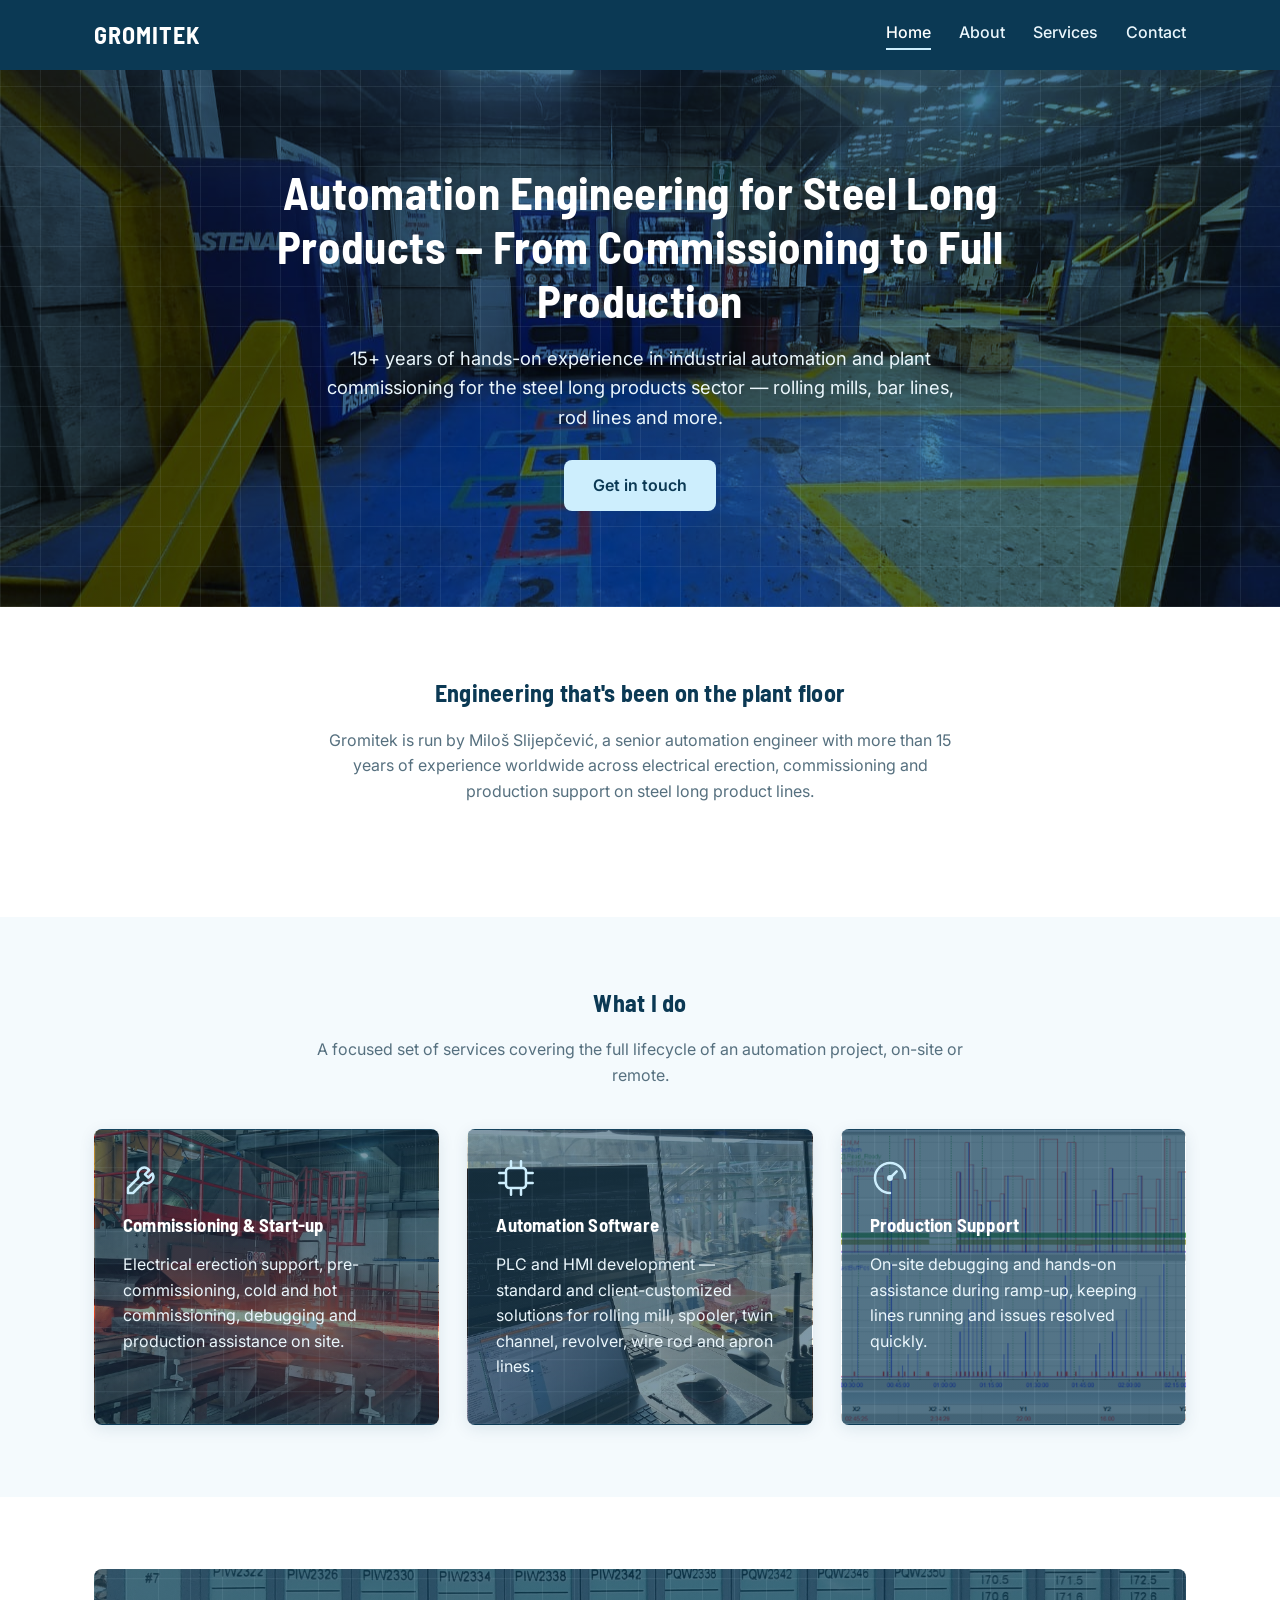
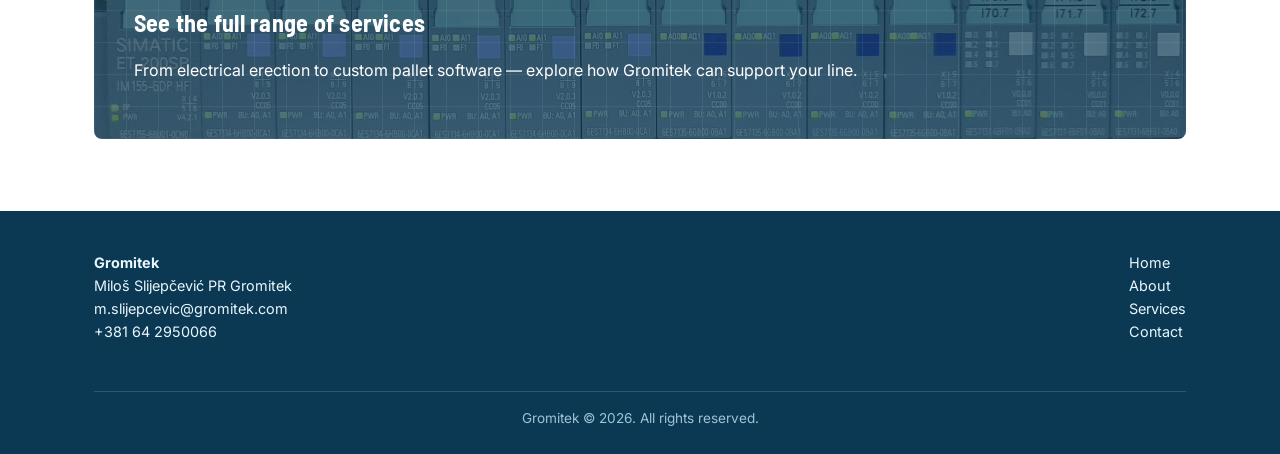
<file: index.html>
<!DOCTYPE html>
<html lang="en">
<head>
  <meta charset="UTF-8" />
  <meta name="viewport" content="width=device-width, initial-scale=1.0" />
  <title>Gromitek — Industrial Automation for Steel Long Products</title>
  <meta name="description" content="Gromitek: automation engineering, commissioning and start-up services for steel long product lines — rolling mills, bar lines, rod lines and more." />
  <link rel="canonical" href="https://gromitek.com/" />
  <link rel="icon" type="image/svg+xml" href="images/favicon.svg" />

  <meta property="og:type" content="website" />
  <meta property="og:site_name" content="Gromitek" />
  <meta property="og:title" content="Gromitek — Industrial Automation for Steel Long Products" />
  <meta property="og:description" content="Automation engineering, commissioning and start-up services for steel long product lines — rolling mills, bar lines, rod lines and more." />
  <meta property="og:url" content="https://gromitek.com/" />
  <meta name="twitter:card" content="summary" />
  <meta name="twitter:title" content="Gromitek — Industrial Automation for Steel Long Products" />
  <meta name="twitter:description" content="Automation engineering, commissioning and start-up services for steel long product lines." />

  <link rel="preconnect" href="https://fonts.googleapis.com" />
  <link rel="preconnect" href="https://fonts.gstatic.com" crossorigin />
  <link href="https://fonts.googleapis.com/css2?family=Barlow+Semi+Condensed:wght@600;700&family=Inter:wght@400;500;600&display=swap" rel="stylesheet" />
  <link rel="stylesheet" href="css/style.css" />
  <script type="application/ld+json">
  {
    "@context": "https://schema.org",
    "@type": "ProfessionalService",
    "name": "Gromitek",
    "legalName": "Miloš Slijepčević PR Gromitek",
    "url": "https://gromitek.com",
    "email": "m.slijepcevic@gromitek.com",
    "telephone": "+381642950066",
    "description": "Industrial automation engineering, commissioning and start-up services for the steel long products sector.",
    "areaServed": "Worldwide",
    "founder": {
      "@type": "Person",
      "name": "Miloš Slijepčević",
      "jobTitle": "Senior Automation Engineer"
    }
  }
  </script>
</head>
<body>

  <header class="site-header">
    <nav class="nav">
      <a class="nav__brand" href="index.html">GROMITEK</a>
      <button class="nav__toggle" aria-label="Toggle navigation" aria-expanded="false">&#9776;</button>
      <ul class="nav__links">
        <li><a href="index.html" aria-current="page">Home</a></li>
        <li><a href="about.html">About</a></li>
        <li><a href="services.html">Services</a></li>
        <li><a href="contact.html">Contact</a></li>
      </ul>
    </nav>
  </header>

  <section class="hero">
    <div class="container">
      <h1>Automation Engineering for Steel Long Products — From Commissioning to Full Production</h1>
      <p>15+ years of hands-on experience in industrial automation and plant commissioning for the steel long products sector — rolling mills, bar lines, rod lines and more.</p>
      <a class="btn" href="contact.html">Get in touch</a>
    </div>
  </section>

  <section class="section">
    <div class="container">
      <div class="section-title reveal">
        <h2>Engineering that's been on the plant floor</h2>
        <p>Gromitek is run by Miloš Slijepčević, a senior automation engineer with more than 15 years of experience worldwide across electrical erection, commissioning and production support on steel long product lines.</p>
      </div>
    </div>
  </section>

  <section class="section section--alt">
    <div class="container">
      <div class="section-title reveal">
        <h2>What I do</h2>
        <p>A focused set of services covering the full lifecycle of an automation project, on-site or remote.</p>
      </div>
      <div class="grid reveal">
        <div class="card card--photo card--welder">
          <div class="card-icon" aria-hidden="true">
            <svg viewBox="0 0 24 24" fill="none" stroke="currentColor" stroke-width="1.5" stroke-linecap="round" stroke-linejoin="round"><path d="M14.7 6.3a4 4 0 0 0-5.4 5.4L3 18v3h3l6.3-6.3a4 4 0 0 0 5.4-5.4l-2.5 2.5-2-2 2.5-2.5z"/></svg>
          </div>
          <h3>Commissioning &amp; Start-up</h3>
          <p>Electrical erection support, pre-commissioning, cold and hot commissioning, debugging and production assistance on site.</p>
        </div>
        <div class="card card--photo card--pulpit">
          <div class="card-icon" aria-hidden="true">
            <svg viewBox="0 0 24 24" fill="none" stroke="currentColor" stroke-width="1.5" stroke-linecap="round" stroke-linejoin="round"><rect x="6" y="6" width="12" height="12" rx="2"/><path d="M9 2v3M15 2v3M9 19v3M15 19v3M2 9h3M2 15h3M19 9h3M19 15h3"/></svg>
          </div>
          <h3>Automation Software</h3>
          <p>PLC and HMI development — standard and client-customized solutions for rolling mill, spooler, twin channel, revolver, wire rod and apron lines.</p>
        </div>
        <div class="card card--photo card--iba">
          <div class="card-icon" aria-hidden="true">
            <svg viewBox="0 0 24 24" fill="none" stroke="currentColor" stroke-width="1.5" stroke-linecap="round" stroke-linejoin="round"><path d="M12 21a9 9 0 1 1 9-9"/><path d="M12 12l4-4"/><circle cx="12" cy="12" r="1"/></svg>
          </div>
          <h3>Production Support</h3>
          <p>On-site debugging and hands-on assistance during ramp-up, keeping lines running and issues resolved quickly.</p>
        </div>
      </div>
    </div>
  </section>

  <section class="section">
    <div class="container">
      <a class="feature feature--cabinet reveal" href="services.html" style="display:block; text-decoration:none;">
        <h2>See the full range of services</h2>
        <p>From electrical erection to custom pallet software — explore how Gromitek can support your line.</p>
      </a>
    </div>
  </section>

  <footer class="site-footer">
    <div class="container">
      <div>
        <strong>Gromitek</strong><br />
        Miloš Slijepčević PR Gromitek<br />
        <a href="mailto:m.slijepcevic@gromitek.com">m.slijepcevic@gromitek.com</a><br />
        <a href="tel:+381642950066">+381 64 2950066</a>
      </div>
      <div>
        <a href="index.html">Home</a><br />
        <a href="about.html">About</a><br />
        <a href="services.html">Services</a><br />
        <a href="contact.html">Contact</a>
      </div>
      <div class="legal">
        Gromitek © <span data-year>2026</span>. All rights reserved.
      </div>
    </div>
  </footer>

  <script src="js/main.js" defer></script>
  <!-- Cloudflare Web Analytics -->
  <script type='module' src='https://static.cloudflareinsights.com/beacon.min.js' data-cf-beacon='{"token": "07573e4908fc4e39842f2b16efb94aca"}'></script>
  <!-- End Cloudflare Web Analytics -->
</body>
</html>
</file>
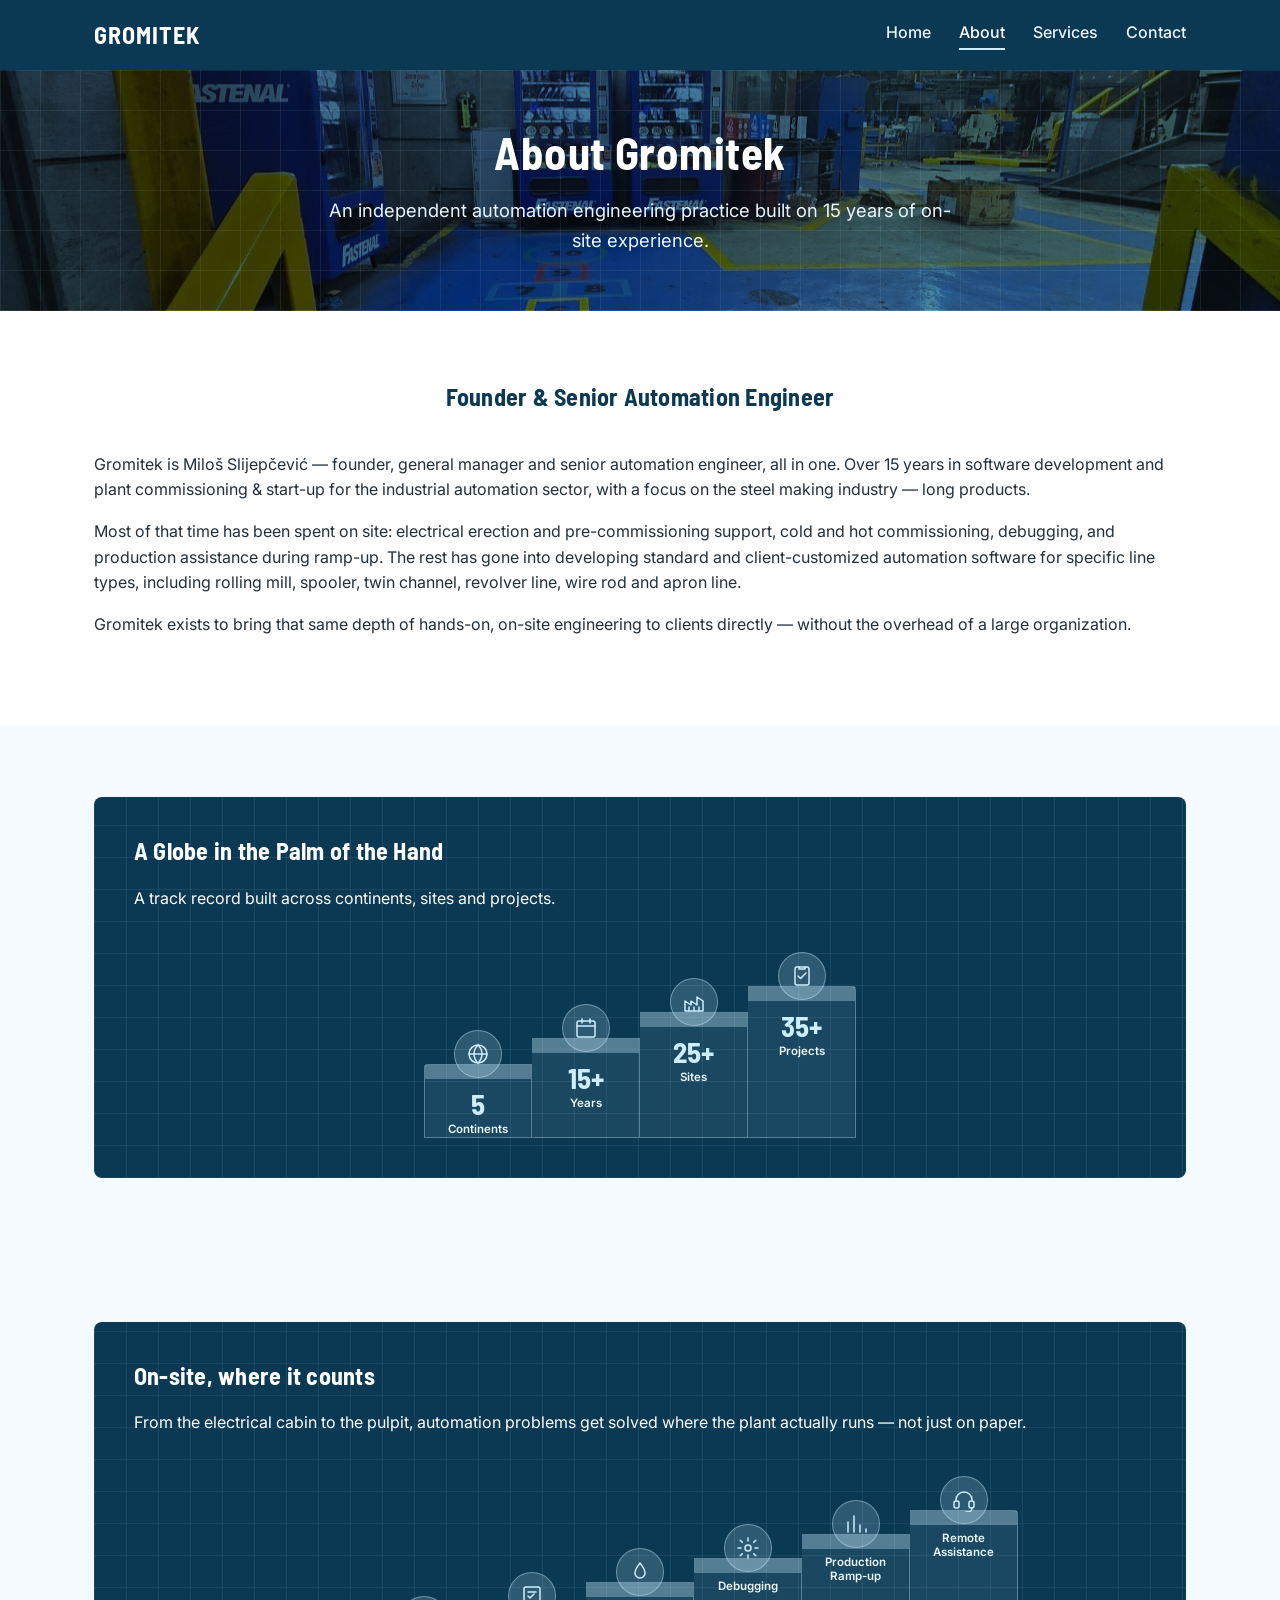
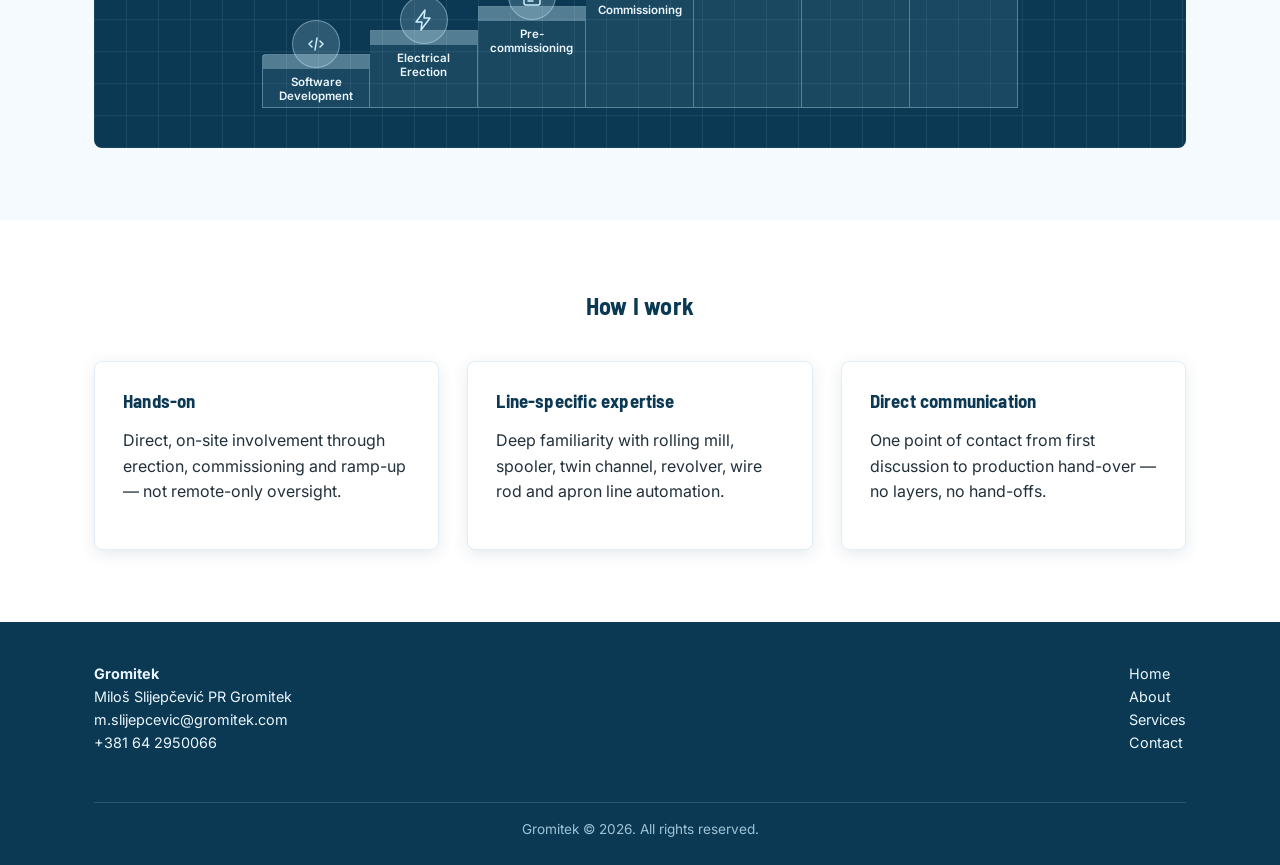
<file: about.html>
<!DOCTYPE html>
<html lang="en">
<head>
  <meta charset="UTF-8" />
  <meta name="viewport" content="width=device-width, initial-scale=1.0" />
  <title>About — Gromitek</title>
  <meta name="description" content="About Gromitek and founder Miloš Slijepčević — 15 years of automation engineering and commissioning experience in the steel long products sector." />
  <link rel="canonical" href="https://gromitek.com/about.html" />
  <link rel="icon" type="image/svg+xml" href="images/favicon.svg" />

  <meta property="og:type" content="website" />
  <meta property="og:site_name" content="Gromitek" />
  <meta property="og:title" content="About — Gromitek" />
  <meta property="og:description" content="About Gromitek and founder Miloš Slijepčević — 15 years of automation engineering and commissioning experience in the steel long products sector." />
  <meta property="og:url" content="https://gromitek.com/about.html" />
  <meta name="twitter:card" content="summary" />
  <meta name="twitter:title" content="About — Gromitek" />
  <meta name="twitter:description" content="15 years of automation engineering and commissioning experience in the steel long products sector." />

  <link rel="preconnect" href="https://fonts.googleapis.com" />
  <link rel="preconnect" href="https://fonts.gstatic.com" crossorigin />
  <link href="https://fonts.googleapis.com/css2?family=Barlow+Semi+Condensed:wght@600;700&family=Inter:wght@400;500;600&display=swap" rel="stylesheet" />
  <link rel="stylesheet" href="css/style.css" />
  <script type="application/ld+json">
  {
    "@context": "https://schema.org",
    "@type": "ProfessionalService",
    "name": "Gromitek",
    "legalName": "Miloš Slijepčević PR Gromitek",
    "url": "https://gromitek.com",
    "email": "m.slijepcevic@gromitek.com",
    "telephone": "+381642950066",
    "description": "Industrial automation engineering, commissioning and start-up services for the steel long products sector.",
    "areaServed": "Worldwide",
    "founder": {
      "@type": "Person",
      "name": "Miloš Slijepčević",
      "jobTitle": "Senior Automation Engineer"
    }
  }
  </script>
</head>
<body>

  <header class="site-header">
    <nav class="nav">
      <a class="nav__brand" href="index.html">GROMITEK</a>
      <button class="nav__toggle" aria-label="Toggle navigation" aria-expanded="false">&#9776;</button>
      <ul class="nav__links">
        <li><a href="index.html">Home</a></li>
        <li><a href="about.html" aria-current="page">About</a></li>
        <li><a href="services.html">Services</a></li>
        <li><a href="contact.html">Contact</a></li>
      </ul>
    </nav>
  </header>

  <section class="hero hero--page">
    <div class="container">
      <h1>About Gromitek</h1>
      <p>An independent automation engineering practice built on 15 years of on-site experience.</p>
    </div>
  </section>

  <section class="section">
    <div class="container">
      <div class="section-title reveal">
        <h2>Founder &amp; Senior Automation Engineer</h2>
      </div>
      <p class="reveal">Gromitek is Miloš Slijepčević — founder, general manager and senior automation engineer, all in one. Over 15 years in software development and plant commissioning &amp; start-up for the industrial automation sector, with a focus on the steel making industry — long products.</p>
      <p class="reveal">Most of that time has been spent on site: electrical erection and pre-commissioning support, cold and hot commissioning, debugging, and production assistance during ramp-up. The rest has gone into developing standard and client-customized automation software for specific line types, including rolling mill, spooler, twin channel, revolver line, wire rod and apron line.</p>
      <p class="reveal">Gromitek exists to bring that same depth of hands-on, on-site engineering to clients directly — without the overhead of a large organization.</p>
    </div>
  </section>

  <section class="section section--alt">
    <div class="container">
      <div class="feature reveal">
        <h2>A Globe in the Palm of the Hand</h2>
        <p>A track record built across continents, sites and projects.</p>
        <div class="stage-strip stage-strip--stats">
          <div class="stage">
            <div class="stage-icon" aria-hidden="true">
              <svg viewBox="0 0 24 24" fill="none" stroke="currentColor" stroke-width="1.5" stroke-linecap="round" stroke-linejoin="round"><circle cx="12" cy="12" r="9" /><path d="M3 12h18M12 3c2.5 2.5 4 5.5 4 9s-1.5 6.5-4 9c-2.5-2.5-4-5.5-4-9s1.5-6.5 4-9z" /></svg>
            </div>
            <div class="stage-step"><span class="stage-number">5</span><span>Continents</span></div>
          </div>
          <div class="stage">
            <div class="stage-icon" aria-hidden="true">
              <svg viewBox="0 0 24 24" fill="none" stroke="currentColor" stroke-width="1.5" stroke-linecap="round" stroke-linejoin="round"><rect x="3" y="5" width="18" height="16" rx="2" /><path d="M3 10h18M8 3v4M16 3v4" /></svg>
            </div>
            <div class="stage-step"><span class="stage-number">15+</span><span>Years</span></div>
          </div>
          <div class="stage">
            <div class="stage-icon" aria-hidden="true">
              <svg viewBox="0 0 24 24" fill="none" stroke="currentColor" stroke-width="1.5" stroke-linecap="round" stroke-linejoin="round"><path d="M3 21V11l6 4v-4l6 4V7l6 4v10H3z" /><path d="M7 21v-4M12 21v-4M17 21v-4" /></svg>
            </div>
            <div class="stage-step"><span class="stage-number">25+</span><span>Sites</span></div>
          </div>
          <div class="stage">
            <div class="stage-icon" aria-hidden="true">
              <svg viewBox="0 0 24 24" fill="none" stroke="currentColor" stroke-width="1.5" stroke-linecap="round" stroke-linejoin="round"><rect x="5" y="3" width="14" height="18" rx="2" /><path d="M9 3v2h6V3M8 12l2.5 2.5L16 9" /></svg>
            </div>
            <div class="stage-step"><span class="stage-number">35+</span><span>Projects</span></div>
          </div>
        </div>
      </div>
    </div>
  </section>

  <section class="section section--alt">
    <div class="container">
      <div class="feature feature--cabin reveal">
        <h2>On-site, where it counts</h2>
        <p>From the electrical cabin to the pulpit, automation problems get solved where the plant actually runs — not just on paper.</p>
        <div class="stage-strip">
          <div class="stage">
            <div class="stage-icon" aria-hidden="true">
              <svg viewBox="0 0 24 24" fill="none" stroke="currentColor" stroke-width="1.5" stroke-linecap="round" stroke-linejoin="round"><path d="m8 9-3 3 3 3M16 9l3 3-3 3M13 6l-2 12"/></svg>
            </div>
            <div class="stage-step"><span>Software Development</span></div>
          </div>
          <div class="stage">
            <div class="stage-icon" aria-hidden="true">
              <svg viewBox="0 0 24 24" fill="none" stroke="currentColor" stroke-width="1.5" stroke-linecap="round" stroke-linejoin="round"><path d="M13 2 4 14h6l-1 8 9-12h-6l1-8z"/></svg>
            </div>
            <div class="stage-step"><span>Electrical Erection</span></div>
          </div>
          <div class="stage">
            <div class="stage-icon" aria-hidden="true">
              <svg viewBox="0 0 24 24" fill="none" stroke="currentColor" stroke-width="1.5" stroke-linecap="round" stroke-linejoin="round"><rect x="4" y="3" width="16" height="18" rx="2"/><path d="M8 8h8M8 12l2 2 4-4M8 17h5"/></svg>
            </div>
            <div class="stage-step"><span>Pre-commissioning</span></div>
          </div>
          <div class="stage">
            <div class="stage-icon" aria-hidden="true">
              <svg viewBox="0 0 24 24" fill="none" stroke="currentColor" stroke-width="1.5" stroke-linecap="round" stroke-linejoin="round"><path d="M12 3c-2 3-5 6-5 10a5 5 0 0 0 10 0c0-4-3-7-5-10z"/></svg>
            </div>
            <div class="stage-step"><span>Commissioning</span></div>
          </div>
          <div class="stage">
            <div class="stage-icon" aria-hidden="true">
              <svg viewBox="0 0 24 24" fill="none" stroke="currentColor" stroke-width="1.5" stroke-linecap="round" stroke-linejoin="round"><circle cx="12" cy="12" r="3"/><path d="M12 2v3M12 19v3M4.2 4.2l2.1 2.1M17.7 17.7l2.1 2.1M2 12h3M19 12h3M4.2 19.8l2.1-2.1M17.7 6.3l2.1-2.1"/></svg>
            </div>
            <div class="stage-step"><span>Debugging</span></div>
          </div>
          <div class="stage">
            <div class="stage-icon" aria-hidden="true">
              <svg viewBox="0 0 24 24" fill="none" stroke="currentColor" stroke-width="1.5" stroke-linecap="round" stroke-linejoin="round"><path d="M4 20V10M10 20V4M16 20v-7M22 20v-3"/></svg>
            </div>
            <div class="stage-step"><span>Production Ramp-up</span></div>
          </div>
          <div class="stage">
            <div class="stage-icon" aria-hidden="true">
              <svg viewBox="0 0 24 24" fill="none" stroke="currentColor" stroke-width="1.5" stroke-linecap="round" stroke-linejoin="round"><path d="M4 13v-1a8 8 0 0 1 16 0v1"/><rect x="2" y="13" width="5" height="7" rx="2"/><rect x="17" y="13" width="5" height="7" rx="2"/><path d="M20 20a4 4 0 0 1-4 4h-2"/></svg>
            </div>
            <div class="stage-step"><span>Remote Assistance</span></div>
          </div>
        </div>
      </div>
    </div>
  </section>

  <section class="section">
    <div class="container">
      <div class="section-title reveal">
        <h2>How I work</h2>
      </div>
      <div class="grid reveal">
        <div class="card">
          <h3>Hands-on</h3>
          <p>Direct, on-site involvement through erection, commissioning and ramp-up — not remote-only oversight.</p>
        </div>
        <div class="card">
          <h3>Line-specific expertise</h3>
          <p>Deep familiarity with rolling mill, spooler, twin channel, revolver, wire rod and apron line automation.</p>
        </div>
        <div class="card">
          <h3>Direct communication</h3>
          <p>One point of contact from first discussion to production hand-over — no layers, no hand-offs.</p>
        </div>
      </div>
    </div>
  </section>

  <footer class="site-footer">
    <div class="container">
      <div>
        <strong>Gromitek</strong><br />
        Miloš Slijepčević PR Gromitek<br />
        <a href="mailto:m.slijepcevic@gromitek.com">m.slijepcevic@gromitek.com</a><br />
        <a href="tel:+381642950066">+381 64 2950066</a>
      </div>
      <div>
        <a href="index.html">Home</a><br />
        <a href="about.html">About</a><br />
        <a href="services.html">Services</a><br />
        <a href="contact.html">Contact</a>
      </div>
      <div class="legal">
        Gromitek © <span data-year>2026</span>. All rights reserved.
      </div>
    </div>
  </footer>

  <script src="js/main.js" defer></script>
  <!-- Cloudflare Web Analytics -->
  <script type='module' src='https://static.cloudflareinsights.com/beacon.min.js' data-cf-beacon='{"token": "07573e4908fc4e39842f2b16efb94aca"}'></script>
  <!-- End Cloudflare Web Analytics -->
</body>
</html>
</file>
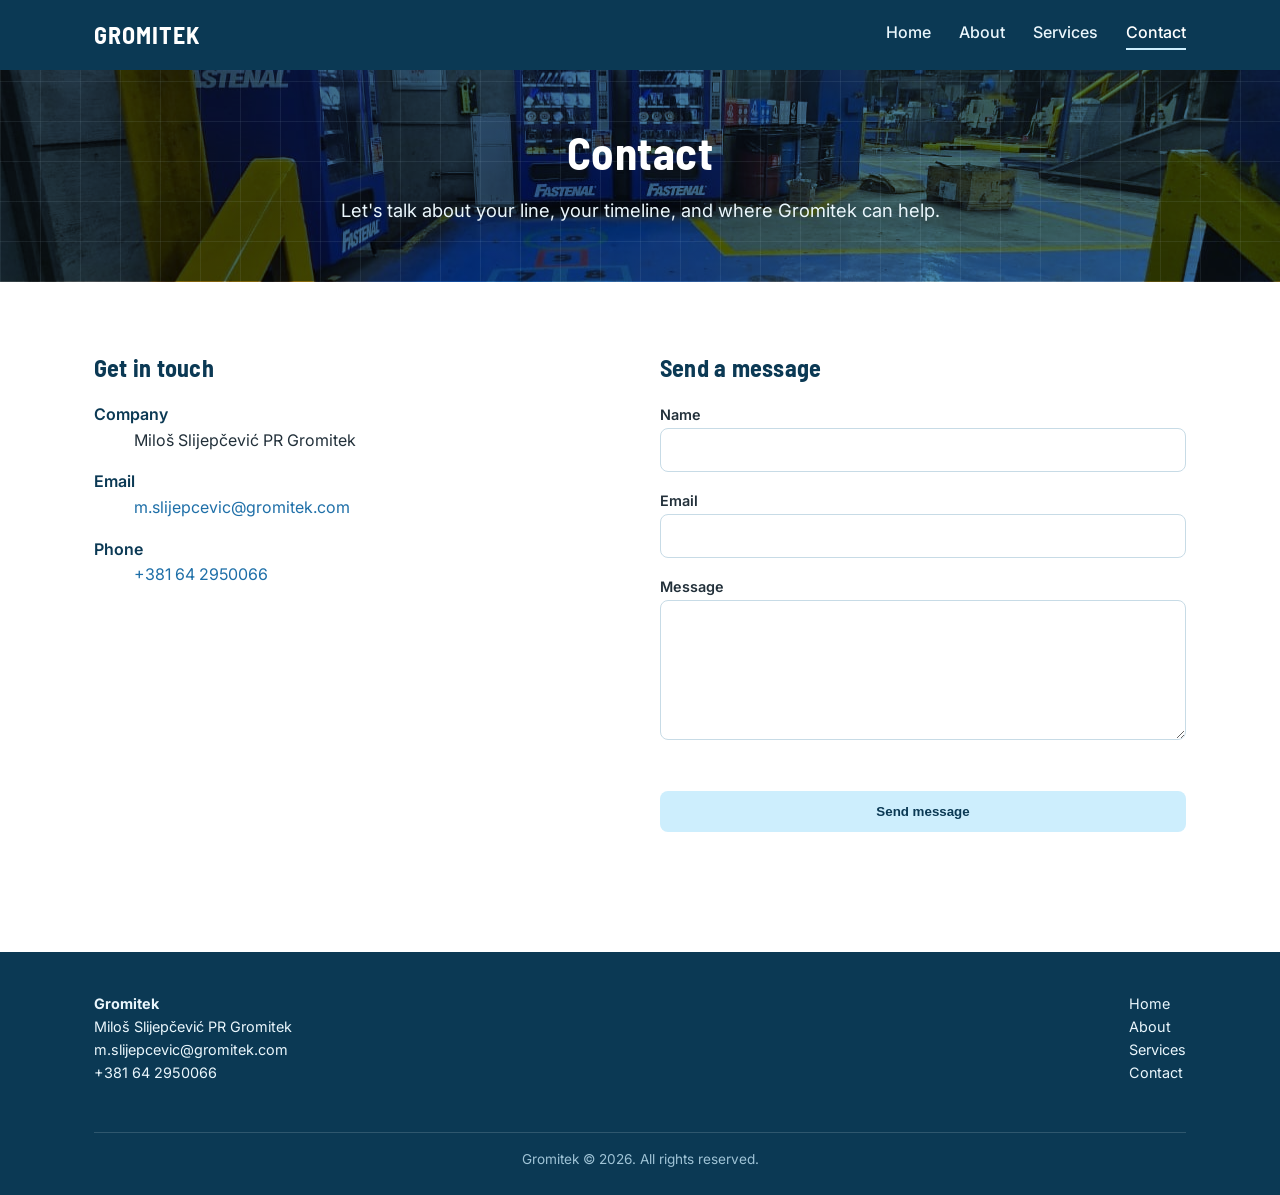
<file: contact.html>
<!DOCTYPE html>
<html lang="en">
<head>
  <meta charset="UTF-8" />
  <meta name="viewport" content="width=device-width, initial-scale=1.0" />
  <title>Contact — Gromitek</title>
  <meta name="description" content="Get in touch with Gromitek for automation engineering, commissioning and start-up projects." />
  <link rel="canonical" href="https://gromitek.com/contact.html" />
  <link rel="icon" type="image/svg+xml" href="images/favicon.svg" />

  <meta property="og:type" content="website" />
  <meta property="og:site_name" content="Gromitek" />
  <meta property="og:title" content="Contact — Gromitek" />
  <meta property="og:description" content="Get in touch with Gromitek for automation engineering, commissioning and start-up projects." />
  <meta property="og:url" content="https://gromitek.com/contact.html" />
  <meta name="twitter:card" content="summary" />
  <meta name="twitter:title" content="Contact — Gromitek" />
  <meta name="twitter:description" content="Get in touch with Gromitek for automation engineering, commissioning and start-up projects." />

  <link rel="preconnect" href="https://fonts.googleapis.com" />
  <link rel="preconnect" href="https://fonts.gstatic.com" crossorigin />
  <link href="https://fonts.googleapis.com/css2?family=Barlow+Semi+Condensed:wght@600;700&family=Inter:wght@400;500;600&display=swap" rel="stylesheet" />
  <link rel="stylesheet" href="css/style.css" />
  <script type="application/ld+json">
  {
    "@context": "https://schema.org",
    "@type": "ProfessionalService",
    "name": "Gromitek",
    "legalName": "Miloš Slijepčević PR Gromitek",
    "url": "https://gromitek.com",
    "email": "m.slijepcevic@gromitek.com",
    "telephone": "+381642950066",
    "description": "Industrial automation engineering, commissioning and start-up services for the steel long products sector.",
    "areaServed": "Worldwide",
    "founder": {
      "@type": "Person",
      "name": "Miloš Slijepčević",
      "jobTitle": "Senior Automation Engineer"
    }
  }
  </script>
</head>
<body>

  <header class="site-header">
    <nav class="nav">
      <a class="nav__brand" href="index.html">GROMITEK</a>
      <button class="nav__toggle" aria-label="Toggle navigation" aria-expanded="false">&#9776;</button>
      <ul class="nav__links">
        <li><a href="index.html">Home</a></li>
        <li><a href="about.html">About</a></li>
        <li><a href="services.html">Services</a></li>
        <li><a href="contact.html" aria-current="page">Contact</a></li>
      </ul>
    </nav>
  </header>

  <section class="hero hero--page">
    <div class="container">
      <h1>Contact</h1>
      <p>Let's talk about your line, your timeline, and where Gromitek can help.</p>
    </div>
  </section>

  <section class="section">
    <div class="container contact-grid">
      <div class="contact-info reveal">
        <h2>Get in touch</h2>
        <dl>
          <dt>Company</dt>
          <dd>Miloš Slijepčević PR Gromitek</dd>
          <dt>Email</dt>
          <dd><a href="mailto:m.slijepcevic@gromitek.com">m.slijepcevic@gromitek.com</a></dd>
          <dt>Phone</dt>
          <dd><a href="tel:+381642950066">+381 64 2950066</a></dd>
        </dl>
      </div>

      <div class="reveal">
        <h2>Send a message</h2>
        <!--
          Submits via Web3Forms (free tier) using fetch in js/main.js,
          so visitors get a success/error message without leaving the
          page. GitHub Pages only serves static files, so this relies
          on Web3Forms' API to actually deliver the email.
        -->
        <form id="contact-form">
          <input type="hidden" name="access_key" value="ed8f82f1-ebfe-458b-ad3f-e04daf593a26" />
          <input type="hidden" name="subject" value="New message from gromitek.com contact form" />
          <input type="checkbox" name="botcheck" style="display:none;" tabindex="-1" autocomplete="off" />
          <div>
            <label for="name">Name</label>
            <input type="text" id="name" name="name" required />
          </div>
          <div>
            <label for="email">Email</label>
            <input type="email" id="email" name="email" required />
          </div>
          <div>
            <label for="message">Message</label>
            <textarea id="message" name="message" required></textarea>
          </div>
          <button class="btn" type="submit" style="border:none; cursor:pointer;">Send message</button>
          <p id="form-status" role="status"></p>
        </form>
      </div>
    </div>
  </section>

  <footer class="site-footer">
    <div class="container">
      <div>
        <strong>Gromitek</strong><br />
        Miloš Slijepčević PR Gromitek<br />
        <a href="mailto:m.slijepcevic@gromitek.com">m.slijepcevic@gromitek.com</a><br />
        <a href="tel:+381642950066">+381 64 2950066</a>
      </div>
      <div>
        <a href="index.html">Home</a><br />
        <a href="about.html">About</a><br />
        <a href="services.html">Services</a><br />
        <a href="contact.html">Contact</a>
      </div>
      <div class="legal">
        Gromitek © <span data-year>2026</span>. All rights reserved.
      </div>
    </div>
  </footer>

  <script src="js/main.js" defer></script>
  <!-- Cloudflare Web Analytics -->
  <script type='module' src='https://static.cloudflareinsights.com/beacon.min.js' data-cf-beacon='{"token": "07573e4908fc4e39842f2b16efb94aca"}'></script>
  <!-- End Cloudflare Web Analytics -->
</body>
</html>
</file>
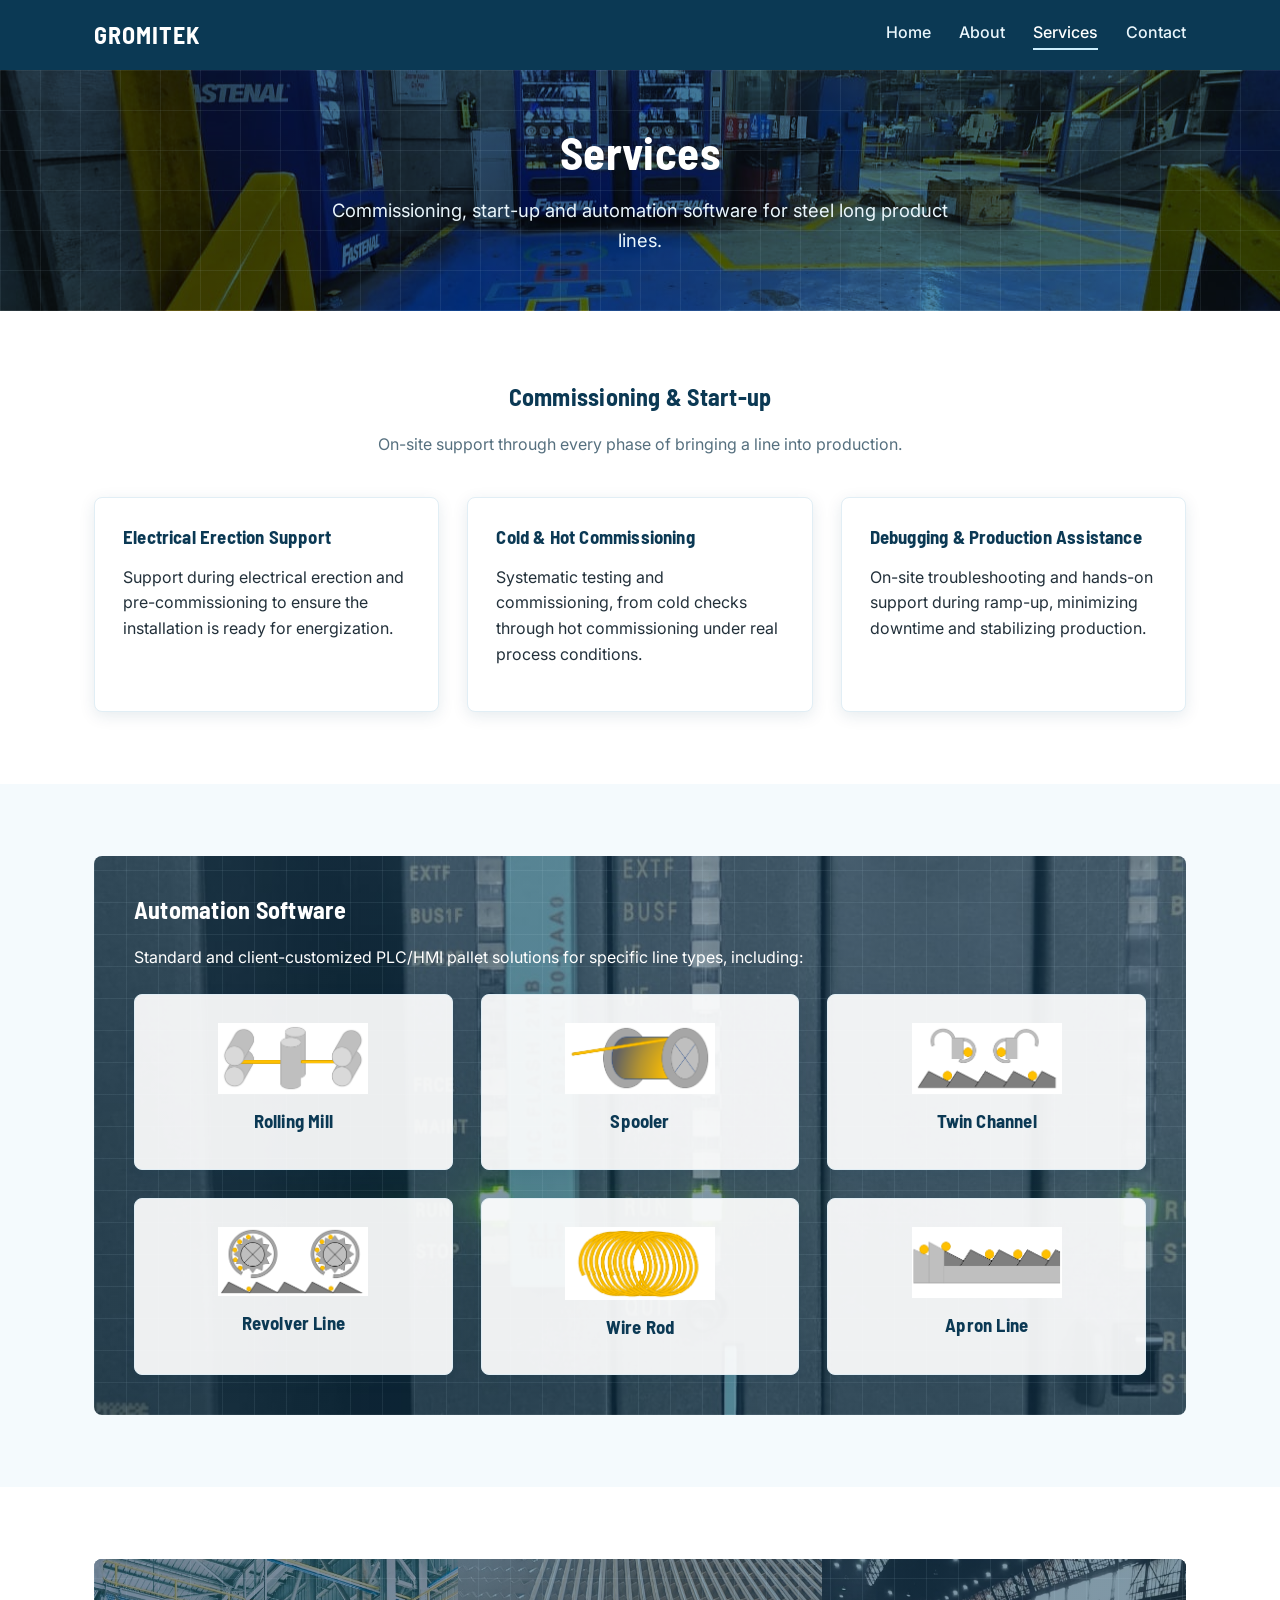
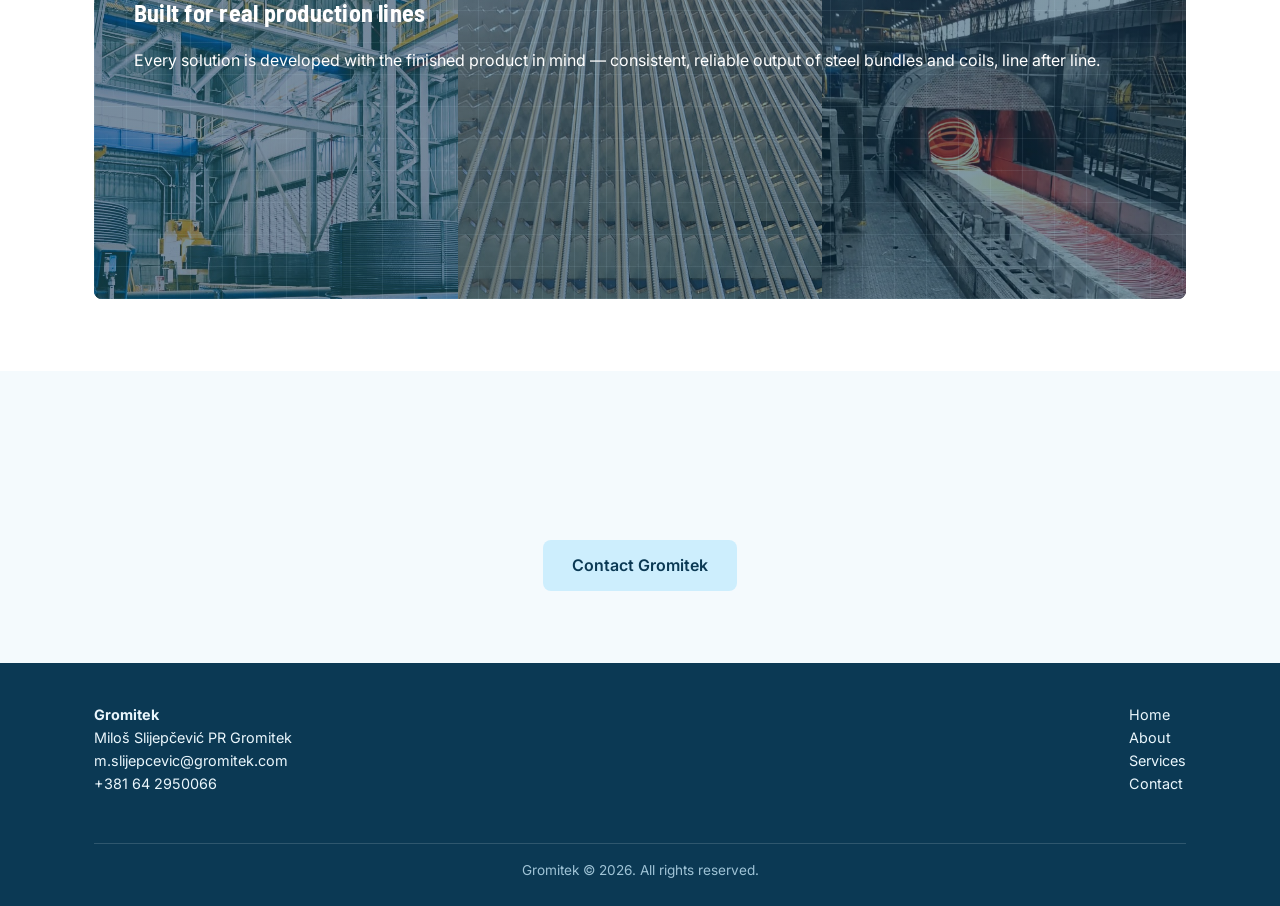
<file: services.html>
<!DOCTYPE html>
<html lang="en">
<head>
  <meta charset="UTF-8" />
  <meta name="viewport" content="width=device-width, initial-scale=1.0" />
  <title>Services — Gromitek</title>
  <meta name="description" content="Gromitek services: electrical erection & commissioning support, cold and hot commissioning, PLC/HMI software for rolling mill, spooler, wire rod and more." />
  <link rel="canonical" href="https://gromitek.com/services.html" />
  <link rel="icon" type="image/svg+xml" href="images/favicon.svg" />

  <meta property="og:type" content="website" />
  <meta property="og:site_name" content="Gromitek" />
  <meta property="og:title" content="Services — Gromitek" />
  <meta property="og:description" content="Electrical erection & commissioning support, cold and hot commissioning, PLC/HMI software for rolling mill, spooler, wire rod and more." />
  <meta property="og:url" content="https://gromitek.com/services.html" />
  <meta name="twitter:card" content="summary" />
  <meta name="twitter:title" content="Services — Gromitek" />
  <meta name="twitter:description" content="Commissioning, start-up and automation software for steel long product lines." />

  <link rel="preconnect" href="https://fonts.googleapis.com" />
  <link rel="preconnect" href="https://fonts.gstatic.com" crossorigin />
  <link href="https://fonts.googleapis.com/css2?family=Barlow+Semi+Condensed:wght@600;700&family=Inter:wght@400;500;600&display=swap" rel="stylesheet" />
  <link rel="stylesheet" href="css/style.css" />
  <script type="application/ld+json">
  {
    "@context": "https://schema.org",
    "@type": "ProfessionalService",
    "name": "Gromitek",
    "legalName": "Miloš Slijepčević PR Gromitek",
    "url": "https://gromitek.com",
    "email": "m.slijepcevic@gromitek.com",
    "telephone": "+381642950066",
    "description": "Industrial automation engineering, commissioning and start-up services for the steel long products sector.",
    "areaServed": "Worldwide",
    "founder": {
      "@type": "Person",
      "name": "Miloš Slijepčević",
      "jobTitle": "Senior Automation Engineer"
    }
  }
  </script>
</head>
<body>

  <header class="site-header">
    <nav class="nav">
      <a class="nav__brand" href="index.html">GROMITEK</a>
      <button class="nav__toggle" aria-label="Toggle navigation" aria-expanded="false">&#9776;</button>
      <ul class="nav__links">
        <li><a href="index.html">Home</a></li>
        <li><a href="about.html">About</a></li>
        <li><a href="services.html" aria-current="page">Services</a></li>
        <li><a href="contact.html">Contact</a></li>
      </ul>
    </nav>
  </header>

  <section class="hero hero--page">
    <div class="container">
      <h1>Services</h1>
      <p>Commissioning, start-up and automation software for steel long product lines.</p>
    </div>
  </section>

  <section class="section">
    <div class="container">
      <div class="section-title reveal">
        <h2>Commissioning &amp; Start-up</h2>
        <p>On-site support through every phase of bringing a line into production.</p>
      </div>
      <div class="grid reveal">
        <div class="card">
          <h3>Electrical Erection Support</h3>
          <p>Support during electrical erection and pre-commissioning to ensure the installation is ready for energization.</p>
        </div>
        <div class="card">
          <h3>Cold &amp; Hot Commissioning</h3>
          <p>Systematic testing and commissioning, from cold checks through hot commissioning under real process conditions.</p>
        </div>
        <div class="card">
          <h3>Debugging &amp; Production Assistance</h3>
          <p>On-site troubleshooting and hands-on support during ramp-up, minimizing downtime and stabilizing production.</p>
        </div>
      </div>
    </div>
  </section>

  <section class="section section--alt">
    <div class="container">
      <div class="feature feature--product reveal">
        <h2>Automation Software</h2>
        <p>Standard and client-customized PLC/HMI pallet solutions for specific line types, including:</p>
        <div class="grid" style="margin-top:1.5rem;">
          <div class="card line-card" style="background:rgba(255,255,255,0.92);">
            <div class="line-icon" aria-hidden="true">
              <img src="images/RM.png" alt="" />
            </div>
            <h3>Rolling Mill</h3>
          </div>
          <div class="card line-card" style="background:rgba(255,255,255,0.92);">
            <div class="line-icon" aria-hidden="true">
              <img src="images/SPL.png" alt="" />
            </div>
            <h3>Spooler</h3>
          </div>
          <div class="card line-card" style="background:rgba(255,255,255,0.92);">
            <div class="line-icon" aria-hidden="true">
              <img src="images/TWC.png" alt="" />
            </div>
            <h3>Twin Channel</h3>
          </div>
          <div class="card line-card" style="background:rgba(255,255,255,0.92);">
            <div class="line-icon" aria-hidden="true">
              <img src="images/REV.png" alt="" />
            </div>
            <h3>Revolver Line</h3>
          </div>
          <div class="card line-card" style="background:rgba(255,255,255,0.92);">
            <div class="line-icon" aria-hidden="true">
              <img src="images/WRL.png" alt="" />
            </div>
            <h3>Wire Rod</h3>
          </div>
          <div class="card line-card" style="background:rgba(255,255,255,0.92);">
            <div class="line-icon" aria-hidden="true">
              <img src="images/APR.png" alt="" />
            </div>
            <h3>Apron Line</h3>
          </div>
        </div>
      </div>
    </div>
  </section>

  <section class="section">
    <div class="container">
      <div class="feature feature--collage reveal">
        <div class="feature-collage-photos">
          <img src="images/Spooler.jpg" alt="" />
          <img src="images/Cooling bed.jpg" alt="" />
          <img src="images/Wire rod line.jpg" alt="" />
        </div>
        <div class="feature-collage-tint"></div>
        <div class="feature-collage-content">
          <h2>Built for real production lines</h2>
          <p>Every solution is developed with the finished product in mind — consistent, reliable output of steel bundles and coils, line after line.</p>
        </div>
      </div>
    </div>
  </section>

  <section class="section section--alt">
    <div class="container">
      <div class="section-title reveal">
        <h2>Ready to discuss your project?</h2>
      </div>
      <div style="text-align:center;">
        <a class="btn" href="contact.html">Contact Gromitek</a>
      </div>
    </div>
  </section>

  <footer class="site-footer">
    <div class="container">
      <div>
        <strong>Gromitek</strong><br />
        Miloš Slijepčević PR Gromitek<br />
        <a href="mailto:m.slijepcevic@gromitek.com">m.slijepcevic@gromitek.com</a><br />
        <a href="tel:+381642950066">+381 64 2950066</a>
      </div>
      <div>
        <a href="index.html">Home</a><br />
        <a href="about.html">About</a><br />
        <a href="services.html">Services</a><br />
        <a href="contact.html">Contact</a>
      </div>
      <div class="legal">
        Gromitek © <span data-year>2026</span>. All rights reserved.
      </div>
    </div>
  </footer>

  <script src="js/main.js" defer></script>
  <!-- Cloudflare Web Analytics -->
  <script type='module' src='https://static.cloudflareinsights.com/beacon.min.js' data-cf-beacon='{"token": "07573e4908fc4e39842f2b16efb94aca"}'></script>
  <!-- End Cloudflare Web Analytics -->
</body>
</html>
</file>
<file: css/style.css>
/* ==========================================================================
   Gromitek — shared stylesheet
   ========================================================================== */

:root {
  --color-primary: #1e6fa8;       /* deep azure — links, buttons */
  --color-primary-light: #cdeefd; /* pale azure blue — dominant accent */
  --color-navy: #0b3954;          /* dark navy — headings, header/footer */
  --color-bg: #ffffff;
  --color-bg-alt: #f4fafd;
  --color-text: #22303a;
  --color-text-light: #eaf6fc;
  --max-width: 1140px;
  --radius: 8px;
  --shadow: 0 4px 16px rgba(11, 57, 84, 0.1);
  --shadow-lift: 0 14px 30px rgba(11, 57, 84, 0.2);
  --font-heading: "Barlow Semi Condensed", "Segoe UI", Roboto, Arial, sans-serif;
  --font-body: "Inter", "Segoe UI", Roboto, Helvetica, Arial, sans-serif;
  --transition: 0.25s ease;
  --grid-line: rgba(205, 238, 253, 0.08);
}

* {
  box-sizing: border-box;
}

html {
  scroll-behavior: smooth;
}

body {
  margin: 0;
  font-family: var(--font-body);
  color: var(--color-text);
  background: var(--color-bg);
  line-height: 1.6;
}

h1, h2, h3 {
  font-family: var(--font-heading);
  font-weight: 700;
  letter-spacing: 0.01em;
  color: var(--color-navy);
  line-height: 1.2;
  margin-top: 0;
}

a {
  color: var(--color-primary);
  text-decoration: none;
}

a:hover {
  text-decoration: underline;
}

img {
  max-width: 100%;
  display: block;
}

.container {
  max-width: var(--max-width);
  margin: 0 auto;
  padding: 0 1.5rem;
}

/* ---- Scroll-reveal ---- */

.reveal {
  opacity: 0;
  transform: translateY(24px);
  transition: opacity 0.6s ease, transform 0.6s ease;
}

.reveal.is-visible {
  opacity: 1;
  transform: translateY(0);
}

.grid.reveal .card {
  transition: opacity 0.5s ease, transform 0.5s ease;
}

.grid.reveal:not(.is-visible) .card {
  opacity: 0;
  transform: translateY(16px);
}

.grid.reveal .card:nth-child(2) {
  transition-delay: 0.1s;
}

.grid.reveal .card:nth-child(3) {
  transition-delay: 0.2s;
}

/* ---- Header / nav ---- */

.site-header {
  background: var(--color-navy);
  position: sticky;
  top: 0;
  z-index: 100;
  box-shadow: 0 0 0 rgba(0, 0, 0, 0);
  transition: box-shadow var(--transition);
}

.site-header--scrolled {
  box-shadow: 0 4px 16px rgba(0, 0, 0, 0.25);
}

.nav {
  display: flex;
  align-items: center;
  justify-content: space-between;
  padding: 1rem 1.5rem;
  max-width: var(--max-width);
  margin: 0 auto;
}

.nav__brand {
  color: #fff;
  font-family: var(--font-heading);
  font-size: 1.5rem;
  font-weight: 700;
  letter-spacing: 0.04em;
}

.nav__brand:hover {
  text-decoration: none;
}

.nav__toggle {
  display: none;
  background: none;
  border: none;
  color: #fff;
  font-size: 1.6rem;
  cursor: pointer;
}

.nav__links {
  display: flex;
  gap: 1.75rem;
  list-style: none;
  margin: 0;
  padding: 0;
}

.nav__links a {
  display: inline-block;
  color: var(--color-text-light);
  font-weight: 500;
  padding-bottom: 3px;
  border-bottom: 2px solid transparent;
  transition: border-color var(--transition), color var(--transition);
}

.nav__links a:hover,
.nav__links a[aria-current="page"] {
  color: #fff;
  text-decoration: none;
  border-bottom-color: var(--color-primary-light);
}

/* ---- Hero ---- */

.hero {
  position: relative;
  background-image:
    repeating-linear-gradient(0deg, var(--grid-line) 0, var(--grid-line) 1px, transparent 1px, transparent 40px),
    repeating-linear-gradient(90deg, var(--grid-line) 0, var(--grid-line) 1px, transparent 1px, transparent 40px),
    linear-gradient(135deg, rgba(11, 57, 84, 0.78), rgba(30, 111, 168, 0.78)),
    url("../images/Plant.jpg");
  background-size: auto, auto, cover, cover;
  background-position: center, center, center, center;
  background-repeat: repeat, repeat, no-repeat, no-repeat;
  background-blend-mode: normal, normal, multiply, normal;
  color: #fff;
  padding: 6rem 1.5rem;
  text-align: center;
}

.hero--page {
  padding: 3.5rem 1.5rem;
}

.hero h1 {
  color: #fff;
  font-size: clamp(1.8rem, 4vw, 2.8rem);
  max-width: 850px;
  margin: 0 auto 1rem;
}

.hero p {
  max-width: 650px;
  margin: 0 auto;
  font-size: 1.15rem;
  color: var(--color-text-light);
}

.btn {
  display: inline-block;
  margin-top: 1.75rem;
  padding: 0.8rem 1.8rem;
  background: var(--color-primary-light);
  color: var(--color-navy);
  font-weight: 600;
  border-radius: var(--radius);
  transition: transform var(--transition), box-shadow var(--transition);
}

.btn:hover {
  text-decoration: none;
  transform: translateY(-2px);
  box-shadow: var(--shadow);
}

/* ---- Sections ---- */

.section {
  padding: 4.5rem 1.5rem;
}

.section--alt {
  background: var(--color-bg-alt);
}

.section-title {
  text-align: center;
  margin-bottom: 2.5rem;
}

.section-title p {
  color: #56707f;
  max-width: 650px;
  margin: 0.5rem auto 0;
}

/* ---- Cards / grid ---- */

.grid {
  display: grid;
  gap: 1.75rem;
  grid-template-columns: repeat(auto-fit, minmax(250px, 1fr));
  max-width: var(--max-width);
  margin: 0 auto;
}

.card {
  background: #fff;
  border: 1px solid #e1eef5;
  border-radius: var(--radius);
  padding: 1.75rem;
  box-shadow: var(--shadow);
  transition: transform var(--transition), box-shadow var(--transition), border-color var(--transition);
}

.card:hover {
  transform: translateY(-6px);
  box-shadow: var(--shadow-lift);
  border-color: var(--color-primary-light);
}

.card-icon {
  width: 40px;
  height: 40px;
  margin-bottom: 1rem;
  color: var(--color-primary);
}

.card-icon svg {
  width: 100%;
  height: 100%;
}

.card h3 {
  margin-bottom: 0.5rem;
}

.line-card {
  display: flex;
  flex-direction: column;
  align-items: center;
  text-align: center;
}

.line-icon {
  width: 100%;
  max-width: 150px;
  margin-bottom: 1rem;
}

.line-icon svg {
  width: 100%;
  height: auto;
  display: block;
}

/* ---- Photo-backed cards ---- */

.card--photo {
  color: #fff;
  border-color: transparent;
  background-image:
    repeating-linear-gradient(0deg, var(--grid-line) 0, var(--grid-line) 1px, transparent 1px, transparent 32px),
    repeating-linear-gradient(90deg, var(--grid-line) 0, var(--grid-line) 1px, transparent 1px, transparent 32px),
    linear-gradient(var(--overlay, rgba(11, 57, 84, 0.52)), var(--overlay, rgba(11, 57, 84, 0.52))),
    var(--bg-image, none);
  background-size: auto, auto, cover, cover;
  background-position: center, center, center, center;
  background-repeat: repeat, repeat, no-repeat, no-repeat;
  background-color: var(--color-navy);
}

.card--photo h3 {
  color: #fff;
}

.card--photo p {
  color: var(--color-text-light);
}

.card--photo .card-icon {
  color: var(--color-primary-light);
}

.card--welder {
  --bg-image: url("../images/Welder.jpg");
}

.card--pulpit {
  --bg-image: url("../images/Pulpit.jpg");
}

.card--iba {
  --bg-image: url("../images/IBA.png");
  --overlay: rgba(11, 57, 84, 0.7);
}

/* ---- Image-backed feature block (about / services) ---- */

.feature {
  position: relative;
  border-radius: var(--radius);
  overflow: hidden;
  color: #fff;
  padding: 2.5rem;
  background-image:
    repeating-linear-gradient(0deg, var(--grid-line) 0, var(--grid-line) 1px, transparent 1px, transparent 32px),
    repeating-linear-gradient(90deg, var(--grid-line) 0, var(--grid-line) 1px, transparent 1px, transparent 32px),
    linear-gradient(var(--overlay, rgba(11, 57, 84, 0.52)), var(--overlay, rgba(11, 57, 84, 0.52))),
    var(--bg-image, none);
  background-size: auto, auto, cover, cover;
  background-position: center, center, center, center;
  background-repeat: repeat, repeat, no-repeat, no-repeat;
  background-color: var(--color-navy);
  transition: filter var(--transition), transform var(--transition);
}

a.feature:hover {
  filter: brightness(1.08);
  transform: translateY(-3px);
}

.feature h2,
.feature h3 {
  color: #fff;
}

.feature .card h3 {
  color: var(--color-navy);
}

.feature--cabinet {
  --bg-image: url("../images/Cabinet.jpg");
  --overlay: rgba(11, 57, 84, 0.7);
}

.feature--product {
  --bg-image: url("../images/PLC.jpg");
}

.feature--collage {
  padding: 0;
  min-height: 340px;
}

.feature-collage-photos {
  position: absolute;
  inset: 0;
  display: grid;
  grid-template-columns: repeat(3, 1fr);
  overflow: hidden;
}

.feature-collage-photos img {
  width: 100%;
  height: 100%;
  object-fit: cover;
  display: block;
}

.feature-collage-photos img:nth-child(1) {
  object-position: center 40%;
}

.feature-collage-photos img:nth-child(2) {
  object-position: center 85%;
}

.feature-collage-photos img:nth-child(3) {
  object-position: center 32%;
}

.feature-collage-tint {
  position: absolute;
  inset: 0;
  background-image:
    repeating-linear-gradient(0deg, var(--grid-line) 0, var(--grid-line) 1px, transparent 1px, transparent 32px),
    repeating-linear-gradient(90deg, var(--grid-line) 0, var(--grid-line) 1px, transparent 1px, transparent 32px),
    linear-gradient(var(--overlay, rgba(11, 57, 84, 0.52)), var(--overlay, rgba(11, 57, 84, 0.52)));
}

.feature-collage-content {
  position: relative;
  z-index: 1;
  padding: 2.5rem;
}

/* ---- Process stage icons ---- */

.stage-strip {
  display: flex;
  justify-content: flex-start;
  align-items: flex-end;
  gap: 0;
  width: fit-content;
  max-width: 100%;
  margin: 2.5rem auto 0;
  overflow-x: auto;
}

.stage {
  display: flex;
  flex-direction: column;
  align-items: center;
  width: 108px;
  flex-shrink: 0;
  text-align: center;
}

.stage-icon {
  width: 48px;
  height: 48px;
  display: flex;
  align-items: center;
  justify-content: center;
  border-radius: 50%;
  background: rgba(205, 238, 253, 0.18);
  border: 1px solid rgba(205, 238, 253, 0.4);
  color: var(--color-primary-light);
  position: relative;
  z-index: 1;
  margin-bottom: -14px;
}

.stage-icon svg {
  width: 24px;
  height: 24px;
}

.stage-step {
  width: 100%;
  border: 1px solid rgba(205, 238, 253, 0.35);
  border-left: none;
  background:
    linear-gradient(rgba(205, 238, 253, 0.32), rgba(205, 238, 253, 0.32)) top / 100% 14px no-repeat,
    rgba(205, 238, 253, 0.08);
  padding-top: 20px;
}

.stage:first-child .stage-step {
  border-left: 1px solid rgba(205, 238, 253, 0.35);
  border-radius: 4px 0 0 0;
}

.stage:last-child .stage-step {
  border-radius: 0 4px 0 0;
}

.stage:nth-child(1) .stage-step { height: 54px; }
.stage:nth-child(2) .stage-step { height: 78px; }
.stage:nth-child(3) .stage-step { height: 102px; }
.stage:nth-child(4) .stage-step { height: 126px; }
.stage:nth-child(5) .stage-step { height: 150px; }
.stage:nth-child(6) .stage-step { height: 174px; }
.stage:nth-child(7) .stage-step { height: 198px; }

.stage-step span {
  display: block;
  padding: 0 0.4rem;
  font-size: 0.72rem;
  font-weight: 600;
  line-height: 1.25;
  color: var(--color-text-light);
}

.stage-strip--stats .stage:nth-child(1) .stage-step { height: 74px; }
.stage-strip--stats .stage:nth-child(2) .stage-step { height: 100px; }
.stage-strip--stats .stage:nth-child(3) .stage-step { height: 126px; }
.stage-strip--stats .stage:nth-child(4) .stage-step { height: 152px; }

.stage-step .stage-number {
  font-family: var(--font-heading);
  font-size: 1.8rem;
  font-weight: 700;
  color: var(--color-primary-light);
  padding-top: 0.1rem;
}

/* ---- Contact ---- */

.contact-grid {
  display: grid;
  gap: 2.5rem;
  grid-template-columns: 1fr 1fr;
  max-width: var(--max-width);
  margin: 0 auto;
}

.contact-info dt {
  font-weight: 600;
  color: var(--color-navy);
  margin-top: 1rem;
}

form {
  display: grid;
  gap: 1rem;
}

label {
  font-weight: 600;
  font-size: 0.9rem;
}

input,
textarea {
  width: 100%;
  padding: 0.7rem;
  border: 1px solid #c7dbe6;
  border-radius: var(--radius);
  font-family: inherit;
  font-size: 1rem;
  transition: border-color var(--transition), box-shadow var(--transition);
}

input:focus,
textarea:focus {
  outline: none;
  border-color: var(--color-primary);
  box-shadow: 0 0 0 3px rgba(30, 111, 168, 0.15);
}

textarea {
  resize: vertical;
  min-height: 140px;
}

/* ---- Footer ---- */

.site-footer {
  background: var(--color-navy);
  color: var(--color-text-light);
  padding: 2.5rem 1.5rem 1.5rem;
  font-size: 0.9rem;
}

.site-footer .container {
  display: flex;
  flex-wrap: wrap;
  justify-content: space-between;
  gap: 1.5rem;
}

.site-footer a {
  color: var(--color-text-light);
  transition: color var(--transition);
}

.site-footer a:hover {
  color: var(--color-primary-light);
}

.site-footer .legal {
  width: 100%;
  border-top: 1px solid rgba(255, 255, 255, 0.15);
  margin-top: 1.5rem;
  padding-top: 1rem;
  text-align: center;
  color: #9fc3d6;
  font-size: 0.85rem;
}

/* ---- Responsive nav ---- */

@media (max-width: 720px) {
  .nav__toggle {
    display: block;
  }

  .nav__links {
    display: none;
    position: absolute;
    top: 100%;
    left: 0;
    right: 0;
    background: var(--color-navy);
    flex-direction: column;
    padding: 1rem 1.5rem;
    gap: 1rem;
  }

  .nav__links.is-open {
    display: flex;
  }

  .contact-grid {
    grid-template-columns: 1fr;
  }
}

/* ---- Reduced motion ---- */

@media (prefers-reduced-motion: reduce) {
  html {
    scroll-behavior: auto;
  }

  .reveal,
  .grid.reveal .card,
  .card,
  .btn,
  a.feature,
  .site-header {
    transition: none !important;
    opacity: 1 !important;
    transform: none !important;
  }
}
</file>
